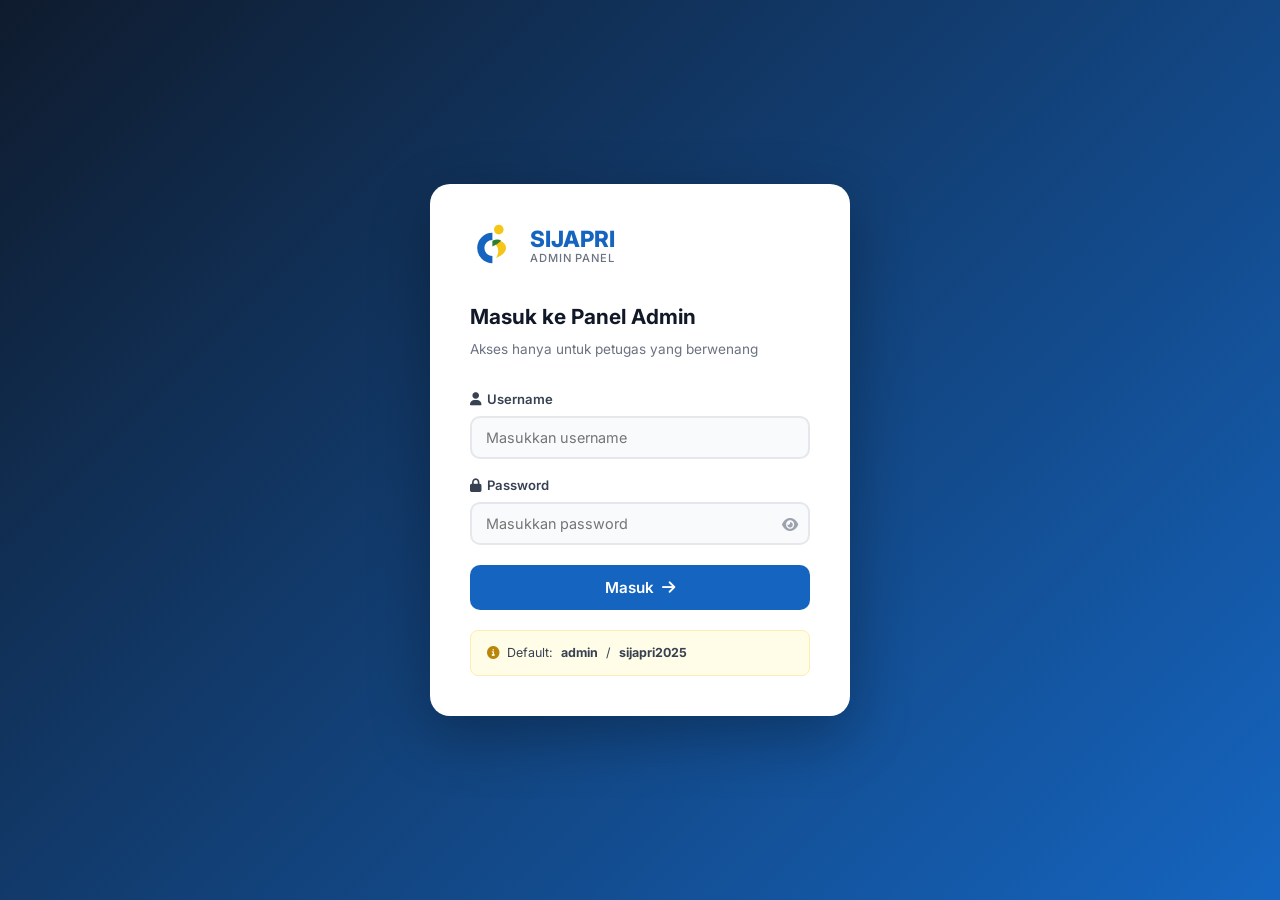
<file: admin.html>
<!DOCTYPE html>
<html lang="id">
<head>
  <meta charset="UTF-8" />
  <meta name="viewport" content="width=device-width, initial-scale=1.0" />
  <title>Admin Panel – SIJAPRI</title>
  <meta name="robots" content="noindex, nofollow" />
  <link rel="preconnect" href="https://fonts.googleapis.com" />
  <link href="https://fonts.googleapis.com/css2?family=Inter:wght@300;400;500;600;700;800&display=swap" rel="stylesheet" />
  <link rel="stylesheet" href="https://cdnjs.cloudflare.com/ajax/libs/font-awesome/6.5.0/css/all.min.css" />
  <link rel="stylesheet" href="admin.css" />
</head>
<body class="admin-body">

<!-- ── LOGIN SCREEN ── -->
<div class="login-screen" id="loginScreen">
  <div class="login-card">
    <div class="login-logo">
      <svg viewBox="0 0 100 120" width="48" height="48" xmlns="http://www.w3.org/2000/svg">
        <circle cx="62" cy="14" r="12" fill="#F5C518"/>
        <path d="M8,60 A38,38 0 0,1 46,22 L46,40 A20,20 0 0,0 26,60 A20,20 0 0,0 46,80 L46,98 A38,38 0 0,1 8,60 Z" fill="#1565C0"/>
        <path d="M46,45 Q70,60 55,85 Q80,75 80,60 Q80,48 65,42 Z" fill="#F5C518"/>
        <path d="M46,42 Q60,35 68,42 Q58,52 46,56 Z" fill="#2E7D32"/>
      </svg>
      <div>
        <div class="login-brand">SIJAPRI</div>
        <div class="login-sub">Admin Panel</div>
      </div>
    </div>
    <h1 class="login-title">Masuk ke Panel Admin</h1>
    <p class="login-desc">Akses hanya untuk petugas yang berwenang</p>
    <form class="login-form" id="loginForm">
      <div class="form-group">
        <label for="admin-user"><i class="fas fa-user"></i> Username</label>
        <input type="text" id="admin-user" placeholder="Masukkan username" autocomplete="username" />
      </div>
      <div class="form-group">
        <label for="admin-pass"><i class="fas fa-lock"></i> Password</label>
        <div class="pass-wrap">
          <input type="password" id="admin-pass" placeholder="Masukkan password" autocomplete="current-password" />
          <button type="button" class="pass-toggle" id="passToggle"><i class="fas fa-eye"></i></button>
        </div>
      </div>
      <div class="login-error" id="loginError"></div>
      <button type="submit" class="btn-login" id="loginBtn">
        <span>Masuk</span> <i class="fas fa-arrow-right"></i>
      </button>
    </form>
    <div class="login-hint">
      <i class="fas fa-info-circle"></i>
      Default: <strong>admin</strong> / <strong>sijapri2025</strong>
    </div>
  </div>
</div>

<!-- ── ADMIN PANEL ── -->
<div class="admin-panel" id="adminPanel" style="display:none">

  <!-- Sidebar -->
  <aside class="sidebar" id="sidebar">
    <div class="sidebar-logo">
      <svg viewBox="0 0 100 120" width="36" height="36" xmlns="http://www.w3.org/2000/svg">
        <circle cx="62" cy="14" r="12" fill="#F5C518"/>
        <path d="M8,60 A38,38 0 0,1 46,22 L46,40 A20,20 0 0,0 26,60 A20,20 0 0,0 46,80 L46,98 A38,38 0 0,1 8,60 Z" fill="#fff"/>
        <path d="M46,45 Q70,60 55,85 Q80,75 80,60 Q80,48 65,42 Z" fill="#F5C518"/>
        <path d="M46,42 Q60,35 68,42 Q58,52 46,56 Z" fill="#69C14A"/>
      </svg>
      <div>
        <div class="sb-brand">SIJAPRI</div>
        <div class="sb-sub">Admin Panel</div>
      </div>
    </div>
    <nav class="sidebar-nav">
      <div class="nav-section-label">Kelola Konten</div>
      <a href="#" class="sb-link active" data-section="statistik" id="sb-statistik">
        <i class="fas fa-chart-bar"></i> Statistik UHC
      </a>
      <a href="#" class="sb-link" data-section="hero" id="sb-hero">
        <i class="fas fa-home"></i> Teks Hero
      </a>
      <a href="#" class="sb-link" data-section="pengumuman" id="sb-pengumuman">
        <i class="fas fa-bullhorn"></i> Pengumuman
      </a>
      <a href="#" class="sb-link" data-section="jadwal" id="sb-jadwal">
        <i class="fas fa-calendar-check"></i> Jadwal Konsultasi
      </a>
      <a href="#" class="sb-link" data-section="dokumen" id="sb-dokumen">
        <i class="fas fa-folder-open"></i> Dokumen Perizinan
      </a>
      <a href="#" class="sb-link" data-section="dokumen" id="sb-dokumen">
        <i class="fas fa-folder-open"></i> Dokumen Perizinan
      </a>
      <div class="nav-section-label">Pengaturan</div>
      <a href="#" class="sb-link" data-section="kontak" id="sb-kontak">
        <i class="fas fa-address-book"></i> Info Kontak
      </a>
      <a href="#" class="sb-link" data-section="jam" id="sb-jam">
        <i class="fas fa-clock"></i> Jam Operasional
      </a>
      <a href="#" class="sb-link" data-section="akun" id="sb-akun">
        <i class="fas fa-key"></i> Ganti Password
      </a>
    </nav>
    <div class="sidebar-footer">
      <a href="index.html" target="_blank" class="sb-view-site">
        <i class="fas fa-external-link-alt"></i> Lihat Website
      </a>
      <button class="sb-logout" id="logoutBtn">
        <i class="fas fa-sign-out-alt"></i> Keluar
      </button>
    </div>
  </aside>

  <!-- Main -->
  <main class="admin-main" id="adminMain">

    <!-- Top Bar -->
    <div class="topbar">
      <button class="topbar-toggle" id="sidebarToggle"><i class="fas fa-bars"></i></button>
      <div class="topbar-title" id="topbarTitle">Statistik UHC</div>
      <div class="topbar-right">
        <div class="topbar-user">
          <div class="user-avatar"><i class="fas fa-user-shield"></i></div>
          <span id="topbarUser">Administrator</span>
        </div>
      </div>
    </div>

    <!-- Toast -->
    <div class="toast-container" id="toastContainer"></div>

    <!-- ───────── SECTION: STATISTIK ───────── -->
    <section class="admin-section active" id="section-statistik">
      <div class="section-top">
        <h2><i class="fas fa-chart-bar"></i> Statistik UHC</h2>
        <p>Kelola angka-angka yang tampil di halaman utama dan halaman UHC</p>
      </div>
      <div class="stats-editor-grid" id="statsEditorGrid">
        <!-- Generated by JS -->
      </div>
      <div class="action-bar">
        <button class="btn-save" id="saveStats"><i class="fas fa-save"></i> Simpan Perubahan</button>
        <button class="btn-reset" id="resetStats"><i class="fas fa-undo"></i> Reset ke Default</button>
      </div>
    </section>

    <!-- ───────── SECTION: HERO ───────── -->
    <section class="admin-section" id="section-hero">
      <div class="section-top">
        <h2><i class="fas fa-home"></i> Teks Hero (Halaman Utama)</h2>
        <p>Kelola teks badge, judul, dan subjudul di bagian hero halaman beranda</p>
      </div>
      <div class="form-grid">
        <div class="form-col">
          <div class="form-group-admin">
            <label>Badge / Keterangan Seksi</label>
            <input type="text" id="hero-badge" class="admin-input" />
          </div>
          <div class="form-group-admin">
            <label>Judul Baris 1</label>
            <input type="text" id="hero-title1" class="admin-input" />
          </div>
          <div class="form-group-admin">
            <label>Judul Baris 2 (Highlight)</label>
            <input type="text" id="hero-title2" class="admin-input" />
          </div>
          <div class="form-group-admin">
            <label>Judul Baris 3</label>
            <input type="text" id="hero-title3" class="admin-input" />
          </div>
          <div class="form-group-admin">
            <label>Subjudul / Deskripsi</label>
            <textarea id="hero-subtitle" class="admin-textarea" rows="3"></textarea>
          </div>
        </div>
        <div class="form-col">
          <div class="preview-box">
            <div class="preview-label"><i class="fas fa-eye"></i> Preview</div>
            <div class="hero-preview-inner">
              <span class="prev-badge" id="prev-badge"></span>
              <div class="prev-title">
                <span id="prev-t1"></span> <span class="prev-highlight" id="prev-t2"></span><br/>
                <span id="prev-t3"></span>
              </div>
              <p class="prev-sub" id="prev-sub"></p>
            </div>
          </div>
        </div>
      </div>
      <div class="action-bar">
        <button class="btn-save" id="saveHero"><i class="fas fa-save"></i> Simpan Perubahan</button>
      </div>
    </section>

    <!-- ───────── SECTION: PENGUMUMAN ───────── -->
    <section class="admin-section" id="section-pengumuman">
      <div class="section-top">
        <h2><i class="fas fa-bullhorn"></i> Pengumuman & Berita</h2>
        <p>Kelola maksimal 3 pengumuman yang tampil di halaman beranda</p>
      </div>
      <div id="ann-editor-list">
        <!-- Generated by JS -->
      </div>
      <div class="action-bar">
        <button class="btn-save" id="saveAnn"><i class="fas fa-save"></i> Simpan Perubahan</button>
      </div>
    </section>

    <!-- ───────── SECTION: JADWAL ───────── -->
    <section class="admin-section" id="section-jadwal">
      <div class="section-top">
        <h2><i class="fas fa-calendar-check"></i> Jadwal Konsultasi</h2>
        <p>Kelola jadwal konsultasi online (Zoom) dan tatap muka</p>
      </div>
      <div class="form-grid">
        <div class="form-col">
          <div class="card-admin">
            <div class="card-admin-title"><i class="fas fa-video text-blue"></i> Konsultasi Zoom</div>
            <div id="zoom-schedule-editor"></div>
            <div class="form-group-admin mt-8">
              <label>Catatan Zoom</label>
              <input type="text" id="zoom-note" class="admin-input" />
            </div>
          </div>
        </div>
        <div class="form-col">
          <div class="card-admin">
            <div class="card-admin-title"><i class="fas fa-building-user text-green"></i> Tatap Muka</div>
            <div id="langsung-schedule-editor"></div>
            <div class="form-group-admin mt-8">
              <label>Catatan / Alamat</label>
              <input type="text" id="langsung-note" class="admin-input" />
            </div>
          </div>
        </div>
      </div>
      <div class="action-bar">
        <button class="btn-save" id="saveJadwal"><i class="fas fa-save"></i> Simpan Perubahan</button>
      </div>
    </section>


    <!-- ───────── SECTION: DOKUMEN PERIZINAN ───────── -->
    <section class="admin-section" id="section-dokumen">
      <div class="section-top">
        <h2><i class="fas fa-folder-open"></i> Dokumen Perizinan</h2>
        <p>Kelola kartu dokumen, sub-kategori, dan item link di halaman perizinan</p>
      </div>
      <div id="dokumen-editor-container">
        <!-- Generated by JS -->
      </div>
      <div style="margin-top:16px">
        <button class="btn-save" id="addDokCard" style="background:#2E7D32"><i class="fas fa-plus"></i> Tambah Kartu Baru</button>
      </div>
      <div class="action-bar">
        <button class="btn-save" id="saveDokumen"><i class="fas fa-save"></i> Simpan Perubahan</button>
      </div>
    </section>
    <!-- ───────── SECTION: DOKUMEN PERIZINAN ───────── -->
    <section class="admin-section" id="section-dokumen">
      <div class="section-top">
        <h2><i class="fas fa-folder-open"></i> Dokumen Perizinan</h2>
        <p>Kelola kartu dokumen, sub-kategori, dan item link di halaman perizinan</p>
      </div>
      <div id="dokumen-editor-container">
        <!-- Generated by JS -->
      </div>
      <div style="margin-top:16px; margin-bottom:16px;">
        <button class="btn-save" id="addDokCard" style="background:#2E7D32"><i class="fas fa-plus"></i> Tambah Kartu Baru</button>
      </div>
      <div class="action-bar">
        <button class="btn-save" id="saveDokumen"><i class="fas fa-save"></i> Simpan Perubahan</button>
      </div>
    </section>

    <!-- ───────── SECTION: KONTAK ───────── -->
    <section class="admin-section" id="section-kontak">
      <div class="section-top">
        <h2><i class="fas fa-address-book"></i> Informasi Kontak</h2>
        <p>Kelola nomor WhatsApp, email, dan link sosial media</p>
      </div>
      <div class="card-admin max-600">
        <div class="form-group-admin">
          <label><i class="fab fa-whatsapp text-green"></i> Nomor WhatsApp (tanpa +)</label>
          <input type="text" id="contact-wa-number" class="admin-input" placeholder="6281393400700" />
          <small>Format: kode negara + nomor, contoh: 6281393400700</small>
        </div>
        <div class="form-group-admin">
          <label><i class="fab fa-whatsapp text-green"></i> Tampilan No. WhatsApp</label>
          <input type="text" id="contact-whatsapp" class="admin-input" placeholder="+62 813-9340-0700" />
        </div>
        <div class="form-group-admin">
          <label><i class="fas fa-envelope text-blue"></i> Email</label>
          <input type="email" id="contact-email" class="admin-input" placeholder="jprk@dinkes.bandung.go.id" />
        </div>
        <div class="form-group-admin">
          <label><i class="fab fa-instagram text-yellow"></i> Username Instagram</label>
          <input type="text" id="contact-instagram" class="admin-input" placeholder="@dinkeskotabandung" />
        </div>
        <div class="form-group-admin">
          <label><i class="fab fa-instagram text-yellow"></i> URL Instagram</label>
          <input type="text" id="contact-ig-url" class="admin-input" placeholder="https://instagram.com/..." />
        </div>
        <div class="form-group-admin">
          <label><i class="fab fa-youtube" style="color:#FF0000"></i> URL YouTube</label>
          <input type="text" id="contact-yt-url" class="admin-input" placeholder="https://youtube.com/..." />
        </div>
        <div class="form-group-admin">
          <label><i class="fas fa-location-dot text-blue"></i> Alamat Lengkap</label>
          <textarea id="contact-address" class="admin-textarea" rows="2"></textarea>
        </div>
        <div class="form-group-admin">
          <label><i class="fas fa-map text-green"></i> URL Google Maps</label>
          <input type="text" id="contact-maps-url" class="admin-input" placeholder="https://maps.google.com/..." />
        </div>
      </div>
      <div class="action-bar">
        <button class="btn-save" id="saveKontak"><i class="fas fa-save"></i> Simpan Perubahan</button>
      </div>
    </section>

    <!-- ───────── SECTION: JAM OPS ───────── -->
    <section class="admin-section" id="section-jam">
      <div class="section-top">
        <h2><i class="fas fa-clock"></i> Jam Operasional</h2>
        <p>Kelola jam operasional yang tampil di footer dan halaman kontak</p>
      </div>
      <div class="card-admin max-600">
        <div id="jam-ops-editor">
          <!-- Generated by JS -->
        </div>
      </div>
      <div class="action-bar">
        <button class="btn-save" id="saveJam"><i class="fas fa-save"></i> Simpan Perubahan</button>
      </div>
    </section>

    <!-- ───────── SECTION: AKUN ───────── -->
    <section class="admin-section" id="section-akun">
      <div class="section-top">
        <h2><i class="fas fa-key"></i> Ganti Password Admin</h2>
        <p>Ubah password untuk keamanan akses admin panel</p>
      </div>
      <div class="card-admin max-500">
        <div class="form-group-admin">
          <label>Password Lama</label>
          <input type="password" id="old-pass" class="admin-input" />
        </div>
        <div class="form-group-admin">
          <label>Password Baru</label>
          <input type="password" id="new-pass" class="admin-input" />
        </div>
        <div class="form-group-admin">
          <label>Konfirmasi Password Baru</label>
          <input type="password" id="confirm-pass" class="admin-input" />
        </div>
        <div class="pass-error" id="passError"></div>
      </div>
      <div class="action-bar">
        <button class="btn-save" id="changePass"><i class="fas fa-save"></i> Ganti Password</button>
      </div>
    </section>

  </main>
</div>

<script src="config.js"></script>
<script src="admin.js"></script>
</body>
</html>
</file>
<file: admin.css>
/* ============================================
   SIJAPRI Admin Panel Styles
   ============================================ */

:root {
  --blue:    #1565C0;
  --blue-l:  #1976D2;
  --blue-p:  #E3F2FD;
  --green:   #2E7D32;
  --green-p: #E8F5E9;
  --yellow:  #F5C518;
  --yellow-p:#FFFDE7;
  --white:   #FFFFFF;
  --sidebar-bg: #0F1B2D;
  --sidebar-w:  260px;
  --topbar-h:   64px;
  --gray-50:  #F9FAFB;
  --gray-100: #F3F4F6;
  --gray-200: #E5E7EB;
  --gray-300: #D1D5DB;
  --gray-400: #9CA3AF;
  --gray-500: #6B7280;
  --gray-700: #374151;
  --gray-900: #111827;
  --red:      #DC2626;
  --red-p:    #FEF2F2;
  --border:   #E5E7EB;
  --shadow:   0 4px 16px rgba(0,0,0,0.10);
  --radius:   10px;
  --trans:    all 0.25s ease;
}

*, *::before, *::after { box-sizing: border-box; margin: 0; padding: 0; }
html { font-size: 16px; }
body {
  font-family: 'Inter', sans-serif;
  background: var(--gray-50);
  color: var(--gray-900);
  line-height: 1.6;
}
a { text-decoration: none; color: inherit; }
button { cursor: pointer; font-family: inherit; }
input, textarea, select { font-family: inherit; }

/* ============================================
   LOGIN SCREEN
   ============================================ */
.admin-body { min-height: 100vh; }

.login-screen {
  min-height: 100vh;
  display: flex;
  align-items: center;
  justify-content: center;
  background: linear-gradient(135deg, #0F1B2D 0%, #1565C0 100%);
  padding: 24px;
}
.login-card {
  background: var(--white);
  border-radius: 20px;
  padding: 40px;
  width: 100%;
  max-width: 420px;
  box-shadow: 0 20px 60px rgba(0,0,0,0.3);
}
.login-logo {
  display: flex;
  align-items: center;
  gap: 12px;
  margin-bottom: 28px;
}
.login-brand {
  font-size: 1.4rem;
  font-weight: 800;
  color: var(--blue);
  line-height: 1;
}
.login-sub {
  font-size: 0.7rem;
  color: var(--gray-500);
  font-weight: 500;
  text-transform: uppercase;
  letter-spacing: 0.08em;
}
.login-title {
  font-size: 1.3rem;
  font-weight: 700;
  color: var(--gray-900);
  margin-bottom: 6px;
}
.login-desc {
  font-size: 0.85rem;
  color: var(--gray-500);
  margin-bottom: 28px;
}
.login-form { display: flex; flex-direction: column; gap: 16px; }
.form-group {
  display: flex;
  flex-direction: column;
  gap: 6px;
}
.form-group label {
  font-size: 0.82rem;
  font-weight: 600;
  color: var(--gray-700);
  display: flex;
  align-items: center;
  gap: 6px;
}
.form-group input {
  padding: 11px 14px;
  border: 2px solid var(--border);
  border-radius: var(--radius);
  font-size: 0.9rem;
  transition: var(--trans);
  outline: none;
  background: var(--gray-50);
}
.form-group input:focus {
  border-color: var(--blue);
  background: var(--white);
}
.pass-wrap { position: relative; }
.pass-wrap input { width: 100%; padding-right: 44px; }
.pass-toggle {
  position: absolute;
  right: 12px; top: 50%;
  transform: translateY(-50%);
  background: none; border: none;
  color: var(--gray-400); font-size: 0.9rem;
  cursor: pointer;
}
.pass-toggle:hover { color: var(--blue); }
.login-error {
  background: var(--red-p);
  color: var(--red);
  border-radius: 8px;
  padding: 10px 14px;
  font-size: 0.82rem;
  display: none;
}
.login-error.show { display: block; }
.btn-login {
  background: var(--blue);
  color: var(--white);
  border: none;
  border-radius: var(--radius);
  padding: 13px;
  font-size: 0.95rem;
  font-weight: 600;
  display: flex;
  align-items: center;
  justify-content: center;
  gap: 8px;
  transition: var(--trans);
  margin-top: 4px;
}
.btn-login:hover { background: var(--blue-l); transform: translateY(-1px); }
.login-hint {
  margin-top: 20px;
  padding: 12px 16px;
  background: var(--yellow-p);
  border: 1px solid #FFECB3;
  border-radius: 8px;
  font-size: 0.78rem;
  color: var(--gray-700);
  display: flex;
  align-items: center;
  gap: 8px;
}
.login-hint i { color: #B8860B; }

/* ============================================
   ADMIN PANEL LAYOUT
   ============================================ */
.admin-panel {
  display: flex;
  min-height: 100vh;
}

/* SIDEBAR */
.sidebar {
  width: var(--sidebar-w);
  background: var(--sidebar-bg);
  position: fixed;
  top: 0; bottom: 0; left: 0;
  display: flex;
  flex-direction: column;
  z-index: 200;
  transition: var(--trans);
  overflow-y: auto;
}
.sidebar-logo {
  display: flex;
  align-items: center;
  gap: 10px;
  padding: 20px 20px 16px;
  border-bottom: 1px solid rgba(255,255,255,0.08);
  margin-bottom: 8px;
}
.sb-brand {
  font-size: 1.2rem;
  font-weight: 800;
  color: var(--white);
  line-height: 1;
}
.sb-sub {
  font-size: 0.65rem;
  color: rgba(255,255,255,0.4);
  text-transform: uppercase;
  letter-spacing: 0.08em;
}
.sidebar-nav {
  flex: 1;
  padding: 8px 12px;
  display: flex;
  flex-direction: column;
  gap: 2px;
}
.nav-section-label {
  font-size: 0.65rem;
  font-weight: 700;
  color: rgba(255,255,255,0.3);
  text-transform: uppercase;
  letter-spacing: 0.12em;
  padding: 16px 8px 6px;
}
.sb-link {
  display: flex;
  align-items: center;
  gap: 10px;
  padding: 10px 12px;
  border-radius: 8px;
  color: rgba(255,255,255,0.6);
  font-size: 0.875rem;
  font-weight: 500;
  transition: var(--trans);
  cursor: pointer;
}
.sb-link i { width: 18px; text-align: center; font-size: 0.9rem; }
.sb-link:hover { background: rgba(255,255,255,0.08); color: var(--white); }
.sb-link.active {
  background: var(--blue);
  color: var(--white);
}
.sidebar-footer {
  padding: 16px 12px;
  border-top: 1px solid rgba(255,255,255,0.08);
  display: flex;
  flex-direction: column;
  gap: 8px;
}
.sb-view-site {
  display: flex; align-items: center; gap: 8px;
  padding: 9px 12px; border-radius: 8px;
  color: rgba(255,255,255,0.6); font-size: 0.82rem;
  transition: var(--trans); border: 1px solid rgba(255,255,255,0.12);
}
.sb-view-site:hover { color: var(--white); border-color: rgba(255,255,255,0.3); }
.sb-logout {
  display: flex; align-items: center; gap: 8px;
  padding: 9px 12px; border-radius: 8px;
  color: rgba(255,100,100,0.8); font-size: 0.82rem;
  background: rgba(255,50,50,0.08); border: 1px solid rgba(255,50,50,0.15);
  transition: var(--trans); width: 100%;
}
.sb-logout:hover { background: rgba(220,38,38,0.15); color: #FCA5A5; }

/* MAIN */
.admin-main {
  margin-left: var(--sidebar-w);
  flex: 1;
  min-height: 100vh;
  display: flex;
  flex-direction: column;
}

/* TOPBAR */
.topbar {
  height: var(--topbar-h);
  background: var(--white);
  border-bottom: 1px solid var(--border);
  display: flex;
  align-items: center;
  padding: 0 28px;
  gap: 16px;
  position: sticky;
  top: 0; z-index: 100;
  box-shadow: 0 1px 4px rgba(0,0,0,0.06);
}
.topbar-toggle {
  display: none;
  background: none; border: none;
  font-size: 1.1rem; color: var(--gray-500);
  padding: 6px;
}
.topbar-title {
  font-size: 1rem;
  font-weight: 700;
  color: var(--gray-900);
  flex: 1;
}
.topbar-right { display: flex; align-items: center; gap: 12px; }
.topbar-user {
  display: flex; align-items: center; gap: 8px;
  font-size: 0.85rem; font-weight: 600; color: var(--gray-700);
}
.user-avatar {
  width: 34px; height: 34px;
  background: var(--blue);
  border-radius: 50%;
  display: flex; align-items: center; justify-content: center;
  color: var(--white); font-size: 0.85rem;
}

/* SECTIONS */
.admin-section {
  display: none;
  padding: 28px;
  flex: 1;
  animation: fadeInUp 0.3s ease;
}
.admin-section.active { display: block; }
@keyframes fadeInUp {
  from { opacity: 0; transform: translateY(12px); }
  to   { opacity: 1; transform: none; }
}
.section-top {
  margin-bottom: 28px;
  padding-bottom: 20px;
  border-bottom: 1px solid var(--border);
}
.section-top h2 {
  font-size: 1.3rem;
  font-weight: 700;
  color: var(--gray-900);
  display: flex; align-items: center; gap: 10px;
  margin-bottom: 4px;
}
.section-top h2 i { color: var(--blue); }
.section-top p { font-size: 0.875rem; color: var(--gray-500); }

/* STATS EDITOR */
.stats-editor-grid {
  display: grid;
  grid-template-columns: repeat(2, 1fr);
  gap: 20px;
  margin-bottom: 28px;
}
.stat-editor-card {
  background: var(--white);
  border: 1px solid var(--border);
  border-radius: 14px;
  padding: 24px;
  box-shadow: var(--shadow);
}
.sec-icon {
  width: 44px; height: 44px;
  border-radius: 10px;
  display: flex; align-items: center; justify-content: center;
  font-size: 1.1rem;
  margin-bottom: 14px;
}
.sec-icon-blue   { background: var(--blue-p); color: var(--blue); }
.sec-icon-green  { background: var(--green-p); color: var(--green); }
.sec-icon-yellow { background: var(--yellow-p); color: #B8860B; }
.stat-editor-card h3 {
  font-size: 0.875rem;
  font-weight: 700;
  color: var(--gray-900);
  margin-bottom: 16px;
  text-transform: uppercase;
  letter-spacing: 0.05em;
}
.stat-current {
  font-size: 2rem;
  font-weight: 800;
  color: var(--blue);
  margin-bottom: 16px;
  letter-spacing: -1px;
}
.stat-fields { display: flex; flex-direction: column; gap: 10px; }
.stat-field-row { display: flex; flex-direction: column; gap: 4px; }
.stat-field-row label {
  font-size: 0.75rem;
  font-weight: 600;
  color: var(--gray-500);
  text-transform: uppercase;
  letter-spacing: 0.05em;
}

/* FORM */
.form-grid { display: grid; grid-template-columns: 1.2fr 1fr; gap: 24px; margin-bottom: 28px; }
.form-col { display: flex; flex-direction: column; gap: 0; }
.form-group-admin {
  display: flex;
  flex-direction: column;
  gap: 6px;
  margin-bottom: 16px;
}
.form-group-admin label {
  font-size: 0.78rem;
  font-weight: 600;
  color: var(--gray-700);
  display: flex; align-items: center; gap: 6px;
}
.form-group-admin small { font-size: 0.72rem; color: var(--gray-400); }
.admin-input {
  padding: 10px 14px;
  border: 2px solid var(--border);
  border-radius: 8px;
  font-size: 0.9rem;
  outline: none;
  transition: var(--trans);
  width: 100%;
  background: var(--gray-50);
}
.admin-input:focus { border-color: var(--blue); background: var(--white); }
.admin-textarea {
  padding: 10px 14px;
  border: 2px solid var(--border);
  border-radius: 8px;
  font-size: 0.9rem;
  outline: none;
  resize: vertical;
  width: 100%;
  background: var(--gray-50);
  transition: var(--trans);
}
.admin-textarea:focus { border-color: var(--blue); background: var(--white); }

/* PREVIEW BOX */
.preview-box {
  background: #0F1B2D;
  border-radius: 14px;
  overflow: hidden;
}
.preview-label {
  padding: 12px 16px;
  font-size: 0.75rem;
  font-weight: 700;
  color: rgba(255,255,255,0.5);
  text-transform: uppercase;
  letter-spacing: 0.08em;
  border-bottom: 1px solid rgba(255,255,255,0.08);
}
.hero-preview-inner {
  padding: 24px;
}
.prev-badge {
  display: inline-block;
  background: rgba(255,255,255,0.12);
  border: 1px solid rgba(255,255,255,0.2);
  color: rgba(255,255,255,0.8);
  padding: 5px 14px;
  border-radius: 100px;
  font-size: 0.72rem;
  font-weight: 600;
  letter-spacing: 0.05em;
  text-transform: uppercase;
  margin-bottom: 14px;
}
.prev-title {
  font-size: 1.1rem;
  font-weight: 800;
  color: var(--white);
  line-height: 1.3;
  margin-bottom: 10px;
}
.prev-highlight { color: var(--yellow); }
.prev-sub {
  font-size: 0.8rem;
  color: rgba(255,255,255,0.6);
  line-height: 1.6;
}

/* ANNOUNCEMENT EDITOR */
.ann-card-editor {
  background: var(--white);
  border: 1px solid var(--border);
  border-radius: 14px;
  margin-bottom: 16px;
  overflow: hidden;
}
.ann-card-header {
  display: flex;
  align-items: center;
  justify-content: space-between;
  padding: 16px 20px;
  background: var(--gray-50);
  border-bottom: 1px solid var(--border);
}
.ann-card-header h3 {
  font-size: 0.9rem;
  font-weight: 700;
  display: flex; align-items: center; gap: 8px;
}
.ann-featured-badge {
  background: var(--yellow);
  color: var(--gray-900);
  font-size: 0.65rem;
  font-weight: 700;
  padding: 2px 8px;
  border-radius: 100px;
}
.ann-card-body {
  padding: 20px;
  display: grid;
  grid-template-columns: 1fr 1fr;
  gap: 14px;
}
.ann-card-body .full { grid-column: 1 / -1; }

/* JADWAL EDITOR */
.sched-editor-row {
  display: grid;
  grid-template-columns: 1fr 1fr 1.5fr;
  gap: 10px;
  margin-bottom: 10px;
  align-items: center;
}
.sched-editor-row label {
  font-size: 0.68rem;
  font-weight: 700;
  color: var(--gray-500);
  text-transform: uppercase;
  letter-spacing: 0.06em;
  margin-bottom: 4px;
}

/* JAM OPS EDITOR */
.jam-row-editor {
  display: grid;
  grid-template-columns: 1.2fr 1fr 80px;
  gap: 10px;
  align-items: end;
  margin-bottom: 12px;
  padding-bottom: 12px;
  border-bottom: 1px solid var(--border);
}
.jam-row-editor:last-child { border: none; margin-bottom: 0; }
.check-label {
  display: flex; align-items: center; gap: 6px;
  font-size: 0.78rem; color: var(--gray-700);
  cursor: pointer;
}
.check-label input[type=checkbox] { width: 16px; height: 16px; cursor: pointer; accent-color: var(--red); }

/* CARD ADMIN */
.card-admin {
  background: var(--white);
  border: 1px solid var(--border);
  border-radius: 14px;
  padding: 24px;
  margin-bottom: 20px;
  box-shadow: var(--shadow);
}
.card-admin-title {
  font-size: 0.875rem;
  font-weight: 700;
  color: var(--gray-900);
  margin-bottom: 18px;
  display: flex; align-items: center; gap: 8px;
  padding-bottom: 14px;
  border-bottom: 1px solid var(--border);
}
.max-600 { max-width: 620px; }
.max-500 { max-width: 500px; }
.mt-8 { margin-top: 8px; }
.text-blue   { color: var(--blue); }
.text-green  { color: var(--green); }
.text-yellow { color: #B8860B; }

/* ACTION BAR */
.action-bar {
  display: flex;
  gap: 12px;
  padding: 20px 0;
  border-top: 1px solid var(--border);
  margin-top: 8px;
}
.btn-save {
  display: flex; align-items: center; gap: 8px;
  background: var(--blue); color: var(--white);
  border: none; border-radius: 8px;
  padding: 11px 24px; font-size: 0.875rem; font-weight: 600;
  transition: var(--trans);
}
.btn-save:hover { background: var(--blue-l); transform: translateY(-1px); box-shadow: 0 4px 12px rgba(21,101,192,0.3); }
.btn-reset {
  display: flex; align-items: center; gap: 8px;
  background: var(--white); color: var(--gray-700);
  border: 2px solid var(--border); border-radius: 8px;
  padding: 11px 20px; font-size: 0.875rem; font-weight: 600;
  transition: var(--trans);
}
.btn-reset:hover { background: var(--red-p); border-color: #FECACA; color: var(--red); }

/* PASS ERROR */
.pass-error {
  background: var(--red-p); color: var(--red);
  border-radius: 8px; padding: 10px 14px;
  font-size: 0.82rem; display: none; margin-bottom: 8px;
}
.pass-error.show { display: block; }

/* TOAST */
.toast-container {
  position: fixed;
  top: 80px; right: 24px;
  z-index: 9999;
  display: flex; flex-direction: column; gap: 8px;
}
.toast {
  display: flex; align-items: center; gap: 10px;
  padding: 14px 18px;
  border-radius: 10px;
  font-size: 0.875rem; font-weight: 600;
  box-shadow: 0 4px 20px rgba(0,0,0,0.15);
  animation: slideIn 0.3s ease, fadeOut 0.4s ease 2.6s forwards;
  min-width: 260px;
}
.toast-success { background: var(--green); color: var(--white); }
.toast-error   { background: var(--red);   color: var(--white); }
.toast-info    { background: var(--blue);  color: var(--white); }
@keyframes slideIn {
  from { transform: translateX(100%); opacity: 0; }
  to   { transform: none; opacity: 1; }
}
@keyframes fadeOut {
  from { opacity: 1; }
  to   { opacity: 0; transform: translateY(-8px); }
}


/* Dokumen Perizinan Editor */
.dok-card-editor { background: var(--surface); border: 1px solid var(--border); border-radius: 12px; margin-bottom: 20px; overflow: hidden; }
.dok-card-header { display: flex; align-items: center; gap: 12px; padding: 16px 20px; background: var(--bg); border-bottom: 1px solid var(--border); }
.dok-card-header input { flex: 1; font-size: 0.95rem; font-weight: 700; }
.dok-card-header .btn-delete-card { background: #ef4444; color: #fff; border: none; padding: 6px 12px; border-radius: 8px; font-size: 0.75rem; cursor: pointer; }
.dok-card-header .btn-delete-card:hover { background: #dc2626; }
.dok-cat-editor { padding: 16px 20px; border-bottom: 1px solid var(--border); }
.dok-cat-header { display: flex; align-items: center; gap: 10px; margin-bottom: 12px; }
.dok-cat-header input { flex: 1; font-size: 0.85rem; font-weight: 600; text-transform: uppercase; }
.dok-cat-header .btn-delete-cat { background: none; border: 1px solid #ef4444; color: #ef4444; padding: 4px 10px; border-radius: 6px; font-size: 0.7rem; cursor: pointer; }
.dok-cat-header .btn-delete-cat:hover { background: #ef4444; color: #fff; }
.dok-item-row { display: grid; grid-template-columns: 1fr 1fr 36px; gap: 8px; align-items: center; margin-bottom: 8px; }
.dok-item-row input { font-size: 0.82rem; }
.dok-item-row .btn-del-item { width: 32px; height: 32px; border-radius: 8px; border: 1px solid #e5e7eb; background: none; color: #9ca3af; cursor: pointer; display: flex; align-items: center; justify-content: center; }
.dok-item-row .btn-del-item:hover { background: #fef2f2; color: #ef4444; border-color: #ef4444; }
.dok-add-row { display: flex; gap: 8px; margin-top: 8px; }
.dok-add-row button { background: none; border: 1px dashed var(--border); color: var(--text-secondary); padding: 6px 14px; border-radius: 8px; font-size: 0.78rem; cursor: pointer; }
.dok-add-row button:hover { border-color: var(--primary); color: var(--primary); }
.dok-card-footer { padding: 12px 20px; }
.dok-card-footer button { background: none; border: 1px dashed var(--primary); color: var(--primary); padding: 8px 16px; border-radius: 8px; font-size: 0.8rem; cursor: pointer; font-weight: 600; }
.dok-card-footer button:hover { background: rgba(21,101,192,0.06); }
/* RESPONSIVE */
@media (max-width: 768px) {
  .sidebar {
    transform: translateX(-100%);
  }
  .sidebar.open {
    transform: none;
    box-shadow: 0 0 0 9999px rgba(0,0,0,0.5);
  }
  .admin-main { margin-left: 0; }
  .topbar-toggle { display: flex; }
  .stats-editor-grid { grid-template-columns: 1fr; }
  .form-grid { grid-template-columns: 1fr; }
  .ann-card-body { grid-template-columns: 1fr; }
  .sched-editor-row { grid-template-columns: 1fr; }
  .jam-row-editor { grid-template-columns: 1fr; }
}
</file>
